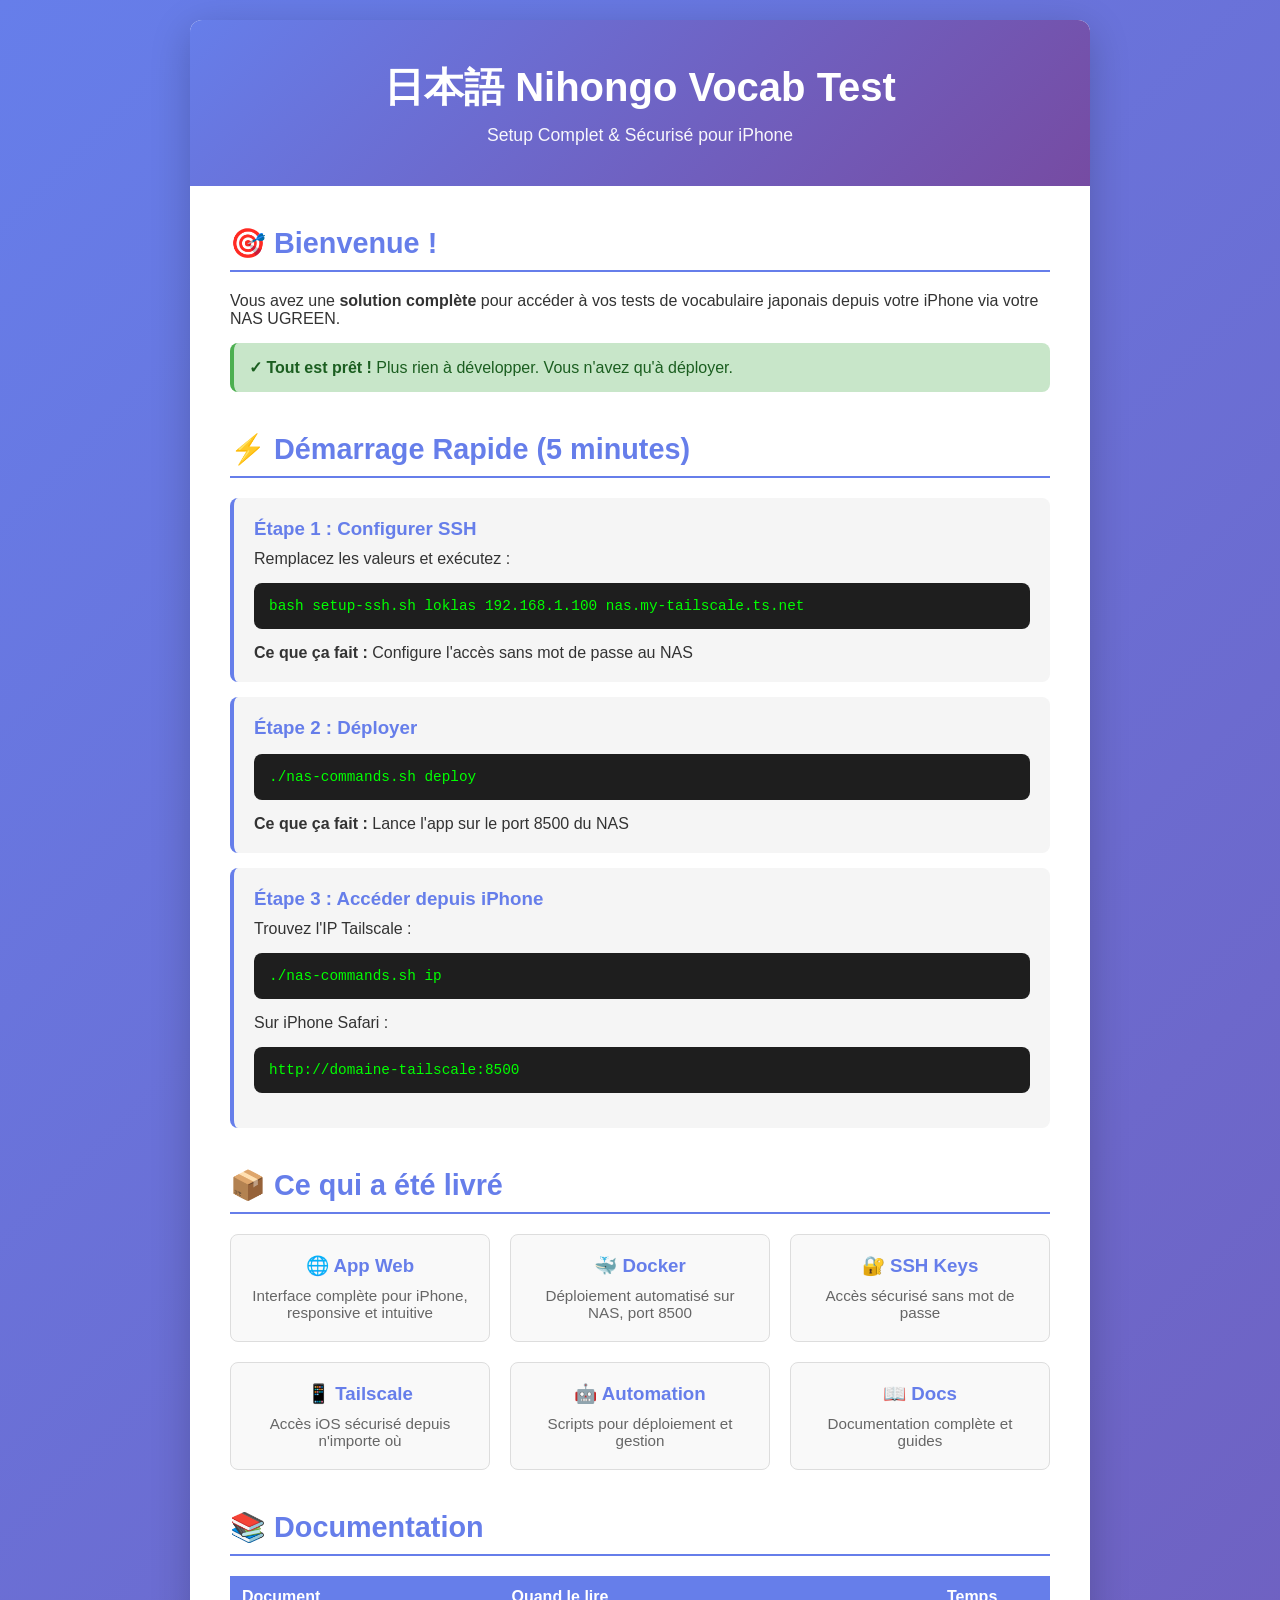
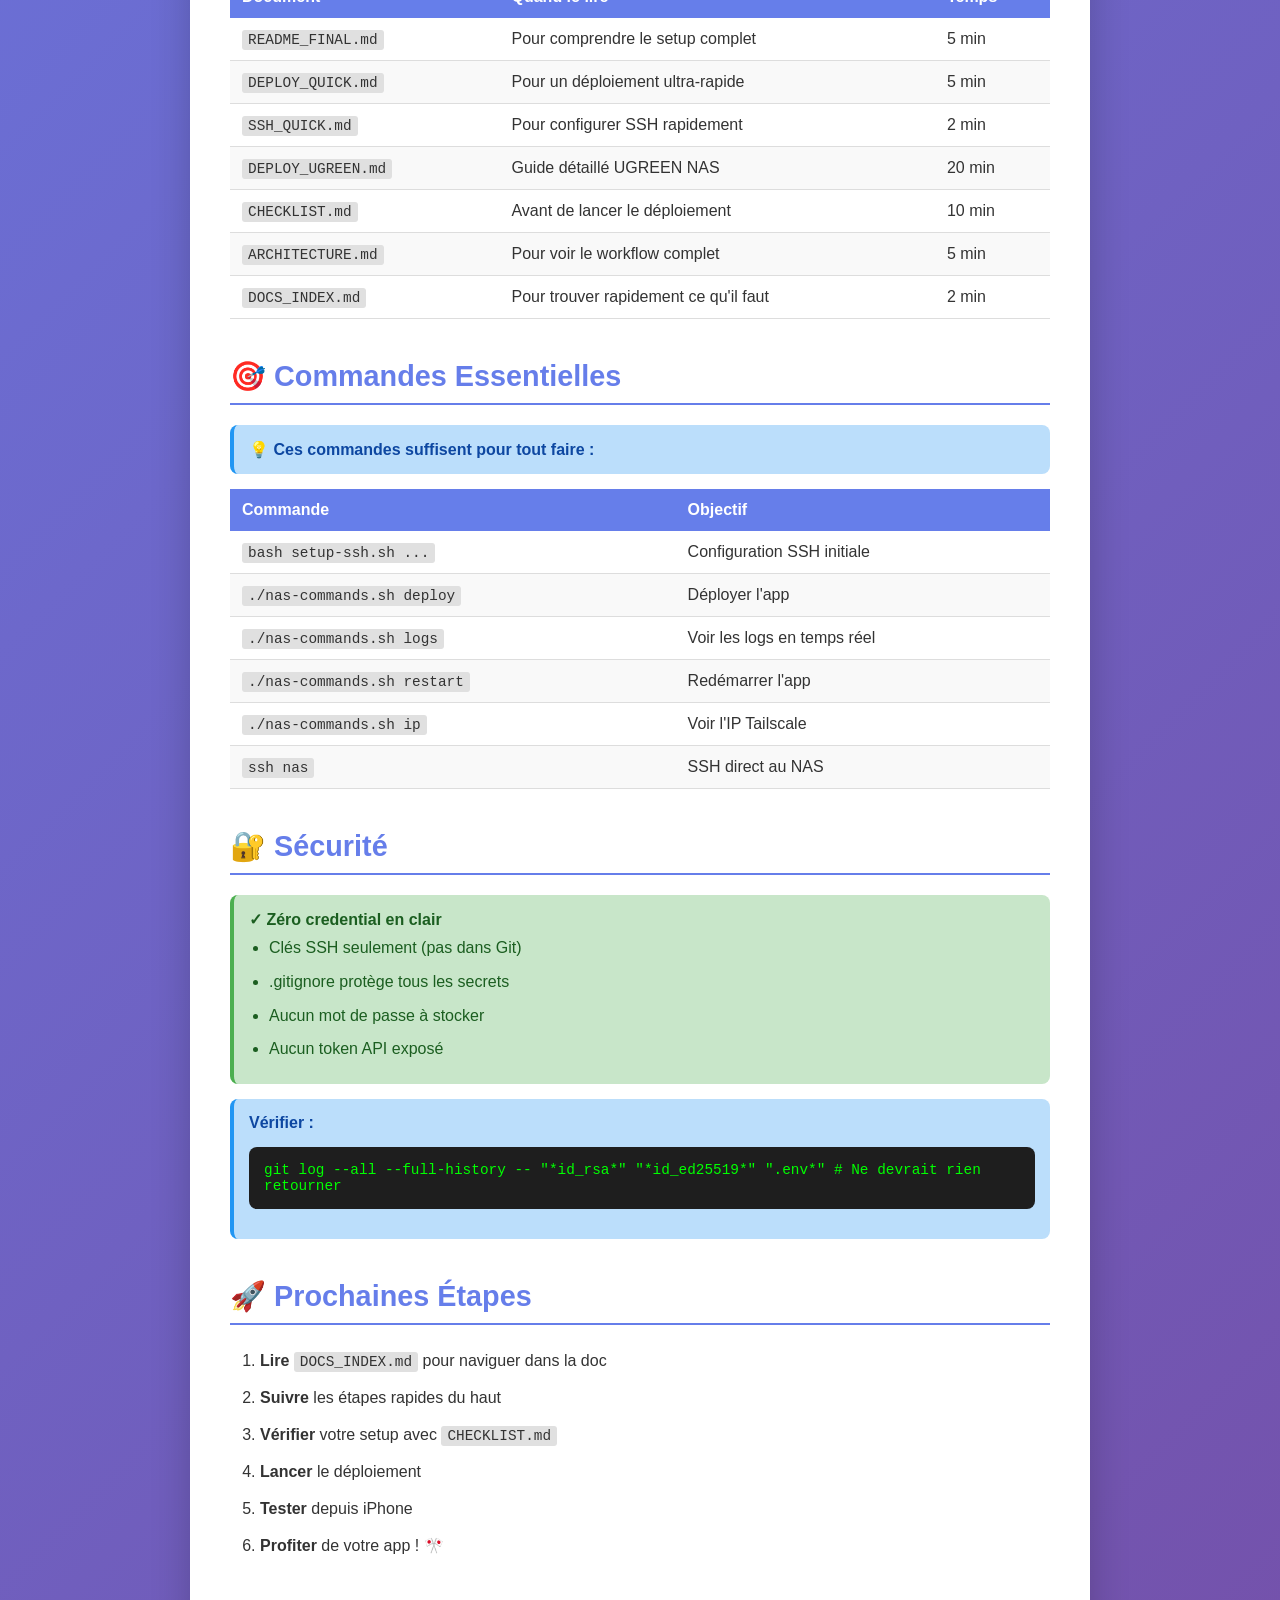
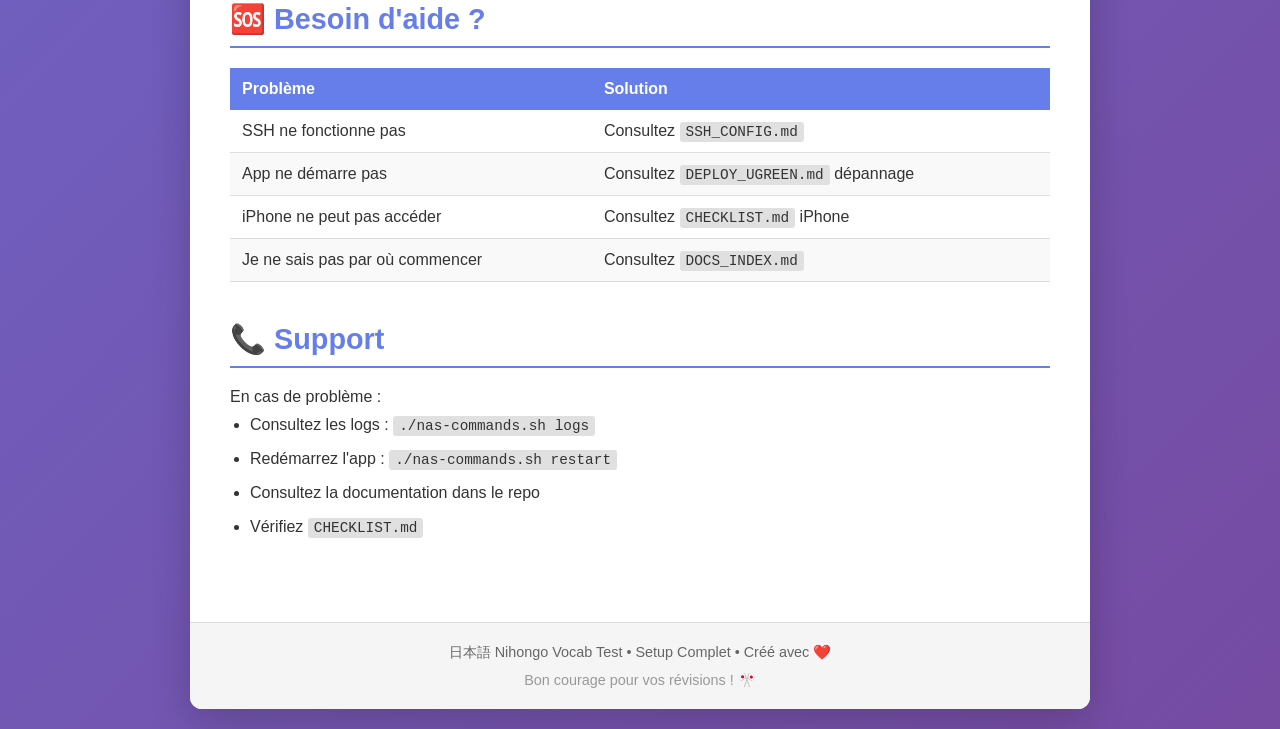
<file: WELCOME.html>
<!-- Welcome Guide - Peut être ouvert dans le navigateur -->
<!DOCTYPE html>
<html lang="fr">
<head>
    <meta charset="UTF-8">
    <meta name="viewport" content="width=device-width, initial-scale=1.0">
    <title>日本語 Nihongo Vocab Test - Guide Complet</title>
    <style>
        * {
            margin: 0;
            padding: 0;
            box-sizing: border-box;
        }
        
        body {
            font-family: -apple-system, BlinkMacSystemFont, 'Segoe UI', Roboto, sans-serif;
            background: linear-gradient(135deg, #667eea 0%, #764ba2 100%);
            color: #333;
            min-height: 100vh;
            padding: 20px;
        }
        
        .container {
            max-width: 900px;
            margin: 0 auto;
            background: white;
            border-radius: 12px;
            box-shadow: 0 10px 40px rgba(0, 0, 0, 0.2);
            overflow: hidden;
        }
        
        header {
            background: linear-gradient(135deg, #667eea 0%, #764ba2 100%);
            color: white;
            padding: 40px 20px;
            text-align: center;
        }
        
        h1 {
            font-size: 2.5em;
            margin-bottom: 10px;
        }
        
        .subtitle {
            font-size: 1.1em;
            opacity: 0.95;
        }
        
        main {
            padding: 40px;
        }
        
        section {
            margin-bottom: 40px;
        }
        
        h2 {
            color: #667eea;
            font-size: 1.8em;
            margin-bottom: 20px;
            border-bottom: 2px solid #667eea;
            padding-bottom: 10px;
        }
        
        .step {
            background: #f5f5f5;
            padding: 20px;
            margin: 15px 0;
            border-radius: 8px;
            border-left: 4px solid #667eea;
        }
        
        .step h3 {
            color: #667eea;
            margin-bottom: 10px;
        }
        
        code {
            background: #e0e0e0;
            padding: 2px 6px;
            border-radius: 3px;
            font-family: 'Courier New', monospace;
            font-size: 0.9em;
        }
        
        .command {
            background: #1e1e1e;
            color: #00ff00;
            padding: 15px;
            border-radius: 8px;
            margin: 15px 0;
            font-family: 'Courier New', monospace;
            overflow-x: auto;
            font-size: 0.9em;
        }
        
        .success {
            background: #c8e6c9;
            color: #1b5e20;
            padding: 15px;
            border-radius: 8px;
            margin: 15px 0;
            border-left: 4px solid #4caf50;
        }
        
        .warning {
            background: #fff3cd;
            color: #856404;
            padding: 15px;
            border-radius: 8px;
            margin: 15px 0;
            border-left: 4px solid #ffc107;
        }
        
        .info {
            background: #bbdefb;
            color: #0d47a1;
            padding: 15px;
            border-radius: 8px;
            margin: 15px 0;
            border-left: 4px solid #2196f3;
        }
        
        .grid {
            display: grid;
            grid-template-columns: repeat(auto-fit, minmax(250px, 1fr));
            gap: 20px;
            margin: 20px 0;
        }
        
        .card {
            background: #f9f9f9;
            padding: 20px;
            border-radius: 8px;
            border: 1px solid #ddd;
            text-align: center;
        }
        
        .card h3 {
            color: #667eea;
            margin-bottom: 10px;
        }
        
        .card p {
            font-size: 0.95em;
            color: #666;
        }
        
        .button {
            display: inline-block;
            background: #667eea;
            color: white;
            padding: 12px 24px;
            border-radius: 6px;
            text-decoration: none;
            margin: 10px 5px;
            transition: background 0.3s;
        }
        
        .button:hover {
            background: #764ba2;
        }
        
        .button.secondary {
            background: #e0e0e0;
            color: #333;
        }
        
        .button.secondary:hover {
            background: #d0d0d0;
        }
        
        ul {
            margin-left: 20px;
            line-height: 1.8;
        }
        
        li {
            margin: 5px 0;
        }
        
        table {
            width: 100%;
            border-collapse: collapse;
            margin: 15px 0;
        }
        
        table th {
            background: #667eea;
            color: white;
            padding: 12px;
            text-align: left;
        }
        
        table td {
            padding: 12px;
            border-bottom: 1px solid #ddd;
        }
        
        table tr:nth-child(even) {
            background: #f9f9f9;
        }
        
        footer {
            background: #f5f5f5;
            padding: 20px;
            text-align: center;
            border-top: 1px solid #ddd;
            color: #666;
            font-size: 0.9em;
        }
    </style>
</head>
<body>
    <div class="container">
        <header>
            <h1>日本語 Nihongo Vocab Test</h1>
            <p class="subtitle">Setup Complet & Sécurisé pour iPhone</p>
        </header>
        
        <main>
            <!-- Introduction -->
            <section>
                <h2>🎯 Bienvenue !</h2>
                <p>Vous avez une <strong>solution complète</strong> pour accéder à vos tests de vocabulaire japonais depuis votre iPhone via votre NAS UGREEN.</p>
                
                <div class="success">
                    <strong>✓ Tout est prêt !</strong> Plus rien à développer. Vous n'avez qu'à déployer.
                </div>
            </section>
            
            <!-- Quick Start -->
            <section>
                <h2>⚡ Démarrage Rapide (5 minutes)</h2>
                
                <div class="step">
                    <h3>Étape 1 : Configurer SSH</h3>
                    <p>Remplacez les valeurs et exécutez :</p>
                    <div class="command">
bash setup-ssh.sh loklas 192.168.1.100 nas.my-tailscale.ts.net
                    </div>
                    <p><strong>Ce que ça fait :</strong> Configure l'accès sans mot de passe au NAS</p>
                </div>
                
                <div class="step">
                    <h3>Étape 2 : Déployer</h3>
                    <div class="command">
./nas-commands.sh deploy
                    </div>
                    <p><strong>Ce que ça fait :</strong> Lance l'app sur le port 8500 du NAS</p>
                </div>
                
                <div class="step">
                    <h3>Étape 3 : Accéder depuis iPhone</h3>
                    <p>Trouvez l'IP Tailscale :</p>
                    <div class="command">
./nas-commands.sh ip
                    </div>
                    <p>Sur iPhone Safari :</p>
                    <div class="command">
http://domaine-tailscale:8500
                    </div>
                </div>
            </section>
            
            <!-- What You Have -->
            <section>
                <h2>📦 Ce qui a été livré</h2>
                
                <div class="grid">
                    <div class="card">
                        <h3>🌐 App Web</h3>
                        <p>Interface complète pour iPhone, responsive et intuitive</p>
                    </div>
                    <div class="card">
                        <h3>🐳 Docker</h3>
                        <p>Déploiement automatisé sur NAS, port 8500</p>
                    </div>
                    <div class="card">
                        <h3>🔐 SSH Keys</h3>
                        <p>Accès sécurisé sans mot de passe</p>
                    </div>
                    <div class="card">
                        <h3>📱 Tailscale</h3>
                        <p>Accès iOS sécurisé depuis n'importe où</p>
                    </div>
                    <div class="card">
                        <h3>🤖 Automation</h3>
                        <p>Scripts pour déploiement et gestion</p>
                    </div>
                    <div class="card">
                        <h3>📖 Docs</h3>
                        <p>Documentation complète et guides</p>
                    </div>
                </div>
            </section>
            
            <!-- Documentation Index -->
            <section>
                <h2>📚 Documentation</h2>
                
                <table>
                    <thead>
                        <tr>
                            <th>Document</th>
                            <th>Quand le lire</th>
                            <th>Temps</th>
                        </tr>
                    </thead>
                    <tbody>
                        <tr>
                            <td><code>README_FINAL.md</code></td>
                            <td>Pour comprendre le setup complet</td>
                            <td>5 min</td>
                        </tr>
                        <tr>
                            <td><code>DEPLOY_QUICK.md</code></td>
                            <td>Pour un déploiement ultra-rapide</td>
                            <td>5 min</td>
                        </tr>
                        <tr>
                            <td><code>SSH_QUICK.md</code></td>
                            <td>Pour configurer SSH rapidement</td>
                            <td>2 min</td>
                        </tr>
                        <tr>
                            <td><code>DEPLOY_UGREEN.md</code></td>
                            <td>Guide détaillé UGREEN NAS</td>
                            <td>20 min</td>
                        </tr>
                        <tr>
                            <td><code>CHECKLIST.md</code></td>
                            <td>Avant de lancer le déploiement</td>
                            <td>10 min</td>
                        </tr>
                        <tr>
                            <td><code>ARCHITECTURE.md</code></td>
                            <td>Pour voir le workflow complet</td>
                            <td>5 min</td>
                        </tr>
                        <tr>
                            <td><code>DOCS_INDEX.md</code></td>
                            <td>Pour trouver rapidement ce qu'il faut</td>
                            <td>2 min</td>
                        </tr>
                    </tbody>
                </table>
            </section>
            
            <!-- Key Commands -->
            <section>
                <h2>🎯 Commandes Essentielles</h2>
                
                <div class="info">
                    <strong>💡 Ces commandes suffisent pour tout faire :</strong>
                </div>
                
                <table>
                    <thead>
                        <tr>
                            <th>Commande</th>
                            <th>Objectif</th>
                        </tr>
                    </thead>
                    <tbody>
                        <tr>
                            <td><code>bash setup-ssh.sh ...</code></td>
                            <td>Configuration SSH initiale</td>
                        </tr>
                        <tr>
                            <td><code>./nas-commands.sh deploy</code></td>
                            <td>Déployer l'app</td>
                        </tr>
                        <tr>
                            <td><code>./nas-commands.sh logs</code></td>
                            <td>Voir les logs en temps réel</td>
                        </tr>
                        <tr>
                            <td><code>./nas-commands.sh restart</code></td>
                            <td>Redémarrer l'app</td>
                        </tr>
                        <tr>
                            <td><code>./nas-commands.sh ip</code></td>
                            <td>Voir l'IP Tailscale</td>
                        </tr>
                        <tr>
                            <td><code>ssh nas</code></td>
                            <td>SSH direct au NAS</td>
                        </tr>
                    </tbody>
                </table>
            </section>
            
            <!-- Security -->
            <section>
                <h2>🔐 Sécurité</h2>
                
                <div class="success">
                    <strong>✓ Zéro credential en clair</strong>
                    <ul>
                        <li>Clés SSH seulement (pas dans Git)</li>
                        <li>.gitignore protège tous les secrets</li>
                        <li>Aucun mot de passe à stocker</li>
                        <li>Aucun token API exposé</li>
                    </ul>
                </div>
                
                <div class="info">
                    <strong>Vérifier :</strong>
                    <div class="command">
git log --all --full-history -- "*id_rsa*" "*id_ed25519*" ".env*"
# Ne devrait rien retourner
                    </div>
                </div>
            </section>
            
            <!-- Next Steps -->
            <section>
                <h2>🚀 Prochaines Étapes</h2>
                
                <ol style="margin-left: 30px; line-height: 2;">
                    <li><strong>Lire</strong> <code>DOCS_INDEX.md</code> pour naviguer dans la doc</li>
                    <li><strong>Suivre</strong> les étapes rapides du haut</li>
                    <li><strong>Vérifier</strong> votre setup avec <code>CHECKLIST.md</code></li>
                    <li><strong>Lancer</strong> le déploiement</li>
                    <li><strong>Tester</strong> depuis iPhone</li>
                    <li><strong>Profiter</strong> de votre app ! 🎌</li>
                </ol>
            </section>
            
            <!-- Help -->
            <section>
                <h2>🆘 Besoin d'aide ?</h2>
                
                <table>
                    <thead>
                        <tr>
                            <th>Problème</th>
                            <th>Solution</th>
                        </tr>
                    </thead>
                    <tbody>
                        <tr>
                            <td>SSH ne fonctionne pas</td>
                            <td>Consultez <code>SSH_CONFIG.md</code></td>
                        </tr>
                        <tr>
                            <td>App ne démarre pas</td>
                            <td>Consultez <code>DEPLOY_UGREEN.md</code> dépannage</td>
                        </tr>
                        <tr>
                            <td>iPhone ne peut pas accéder</td>
                            <td>Consultez <code>CHECKLIST.md</code> iPhone</td>
                        </tr>
                        <tr>
                            <td>Je ne sais pas par où commencer</td>
                            <td>Consultez <code>DOCS_INDEX.md</code></td>
                        </tr>
                    </tbody>
                </table>
            </section>
            
            <!-- Contact -->
            <section>
                <h2>📞 Support</h2>
                <p>En cas de problème :</p>
                <ul>
                    <li>Consultez les logs : <code>./nas-commands.sh logs</code></li>
                    <li>Redémarrez l'app : <code>./nas-commands.sh restart</code></li>
                    <li>Consultez la documentation dans le repo</li>
                    <li>Vérifiez <code>CHECKLIST.md</code></li>
                </ul>
            </section>
        </main>
        
        <footer>
            <p>日本語 Nihongo Vocab Test • Setup Complet • Créé avec ❤️</p>
            <p style="margin-top: 10px; color: #999;">Bon courage pour vos révisions ! 🎌</p>
        </footer>
    </div>
</body>
</html>
</file>
